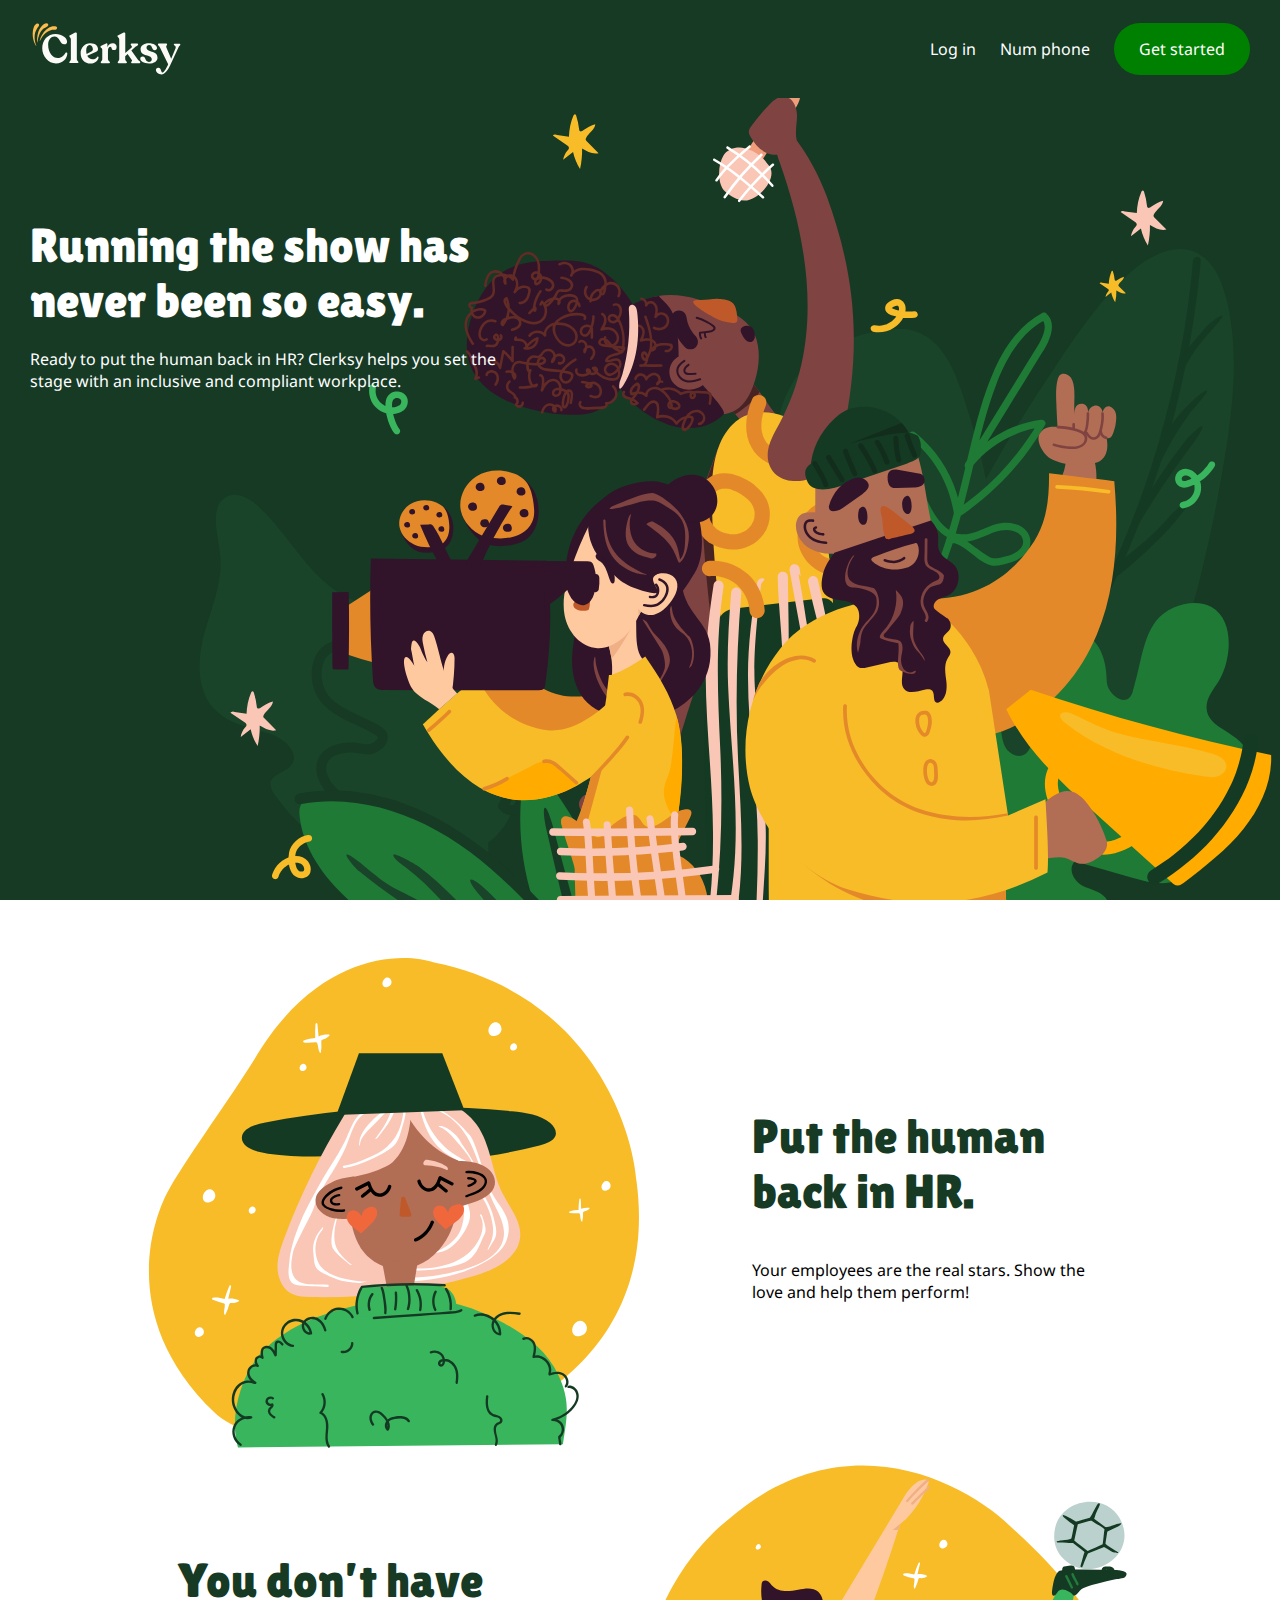
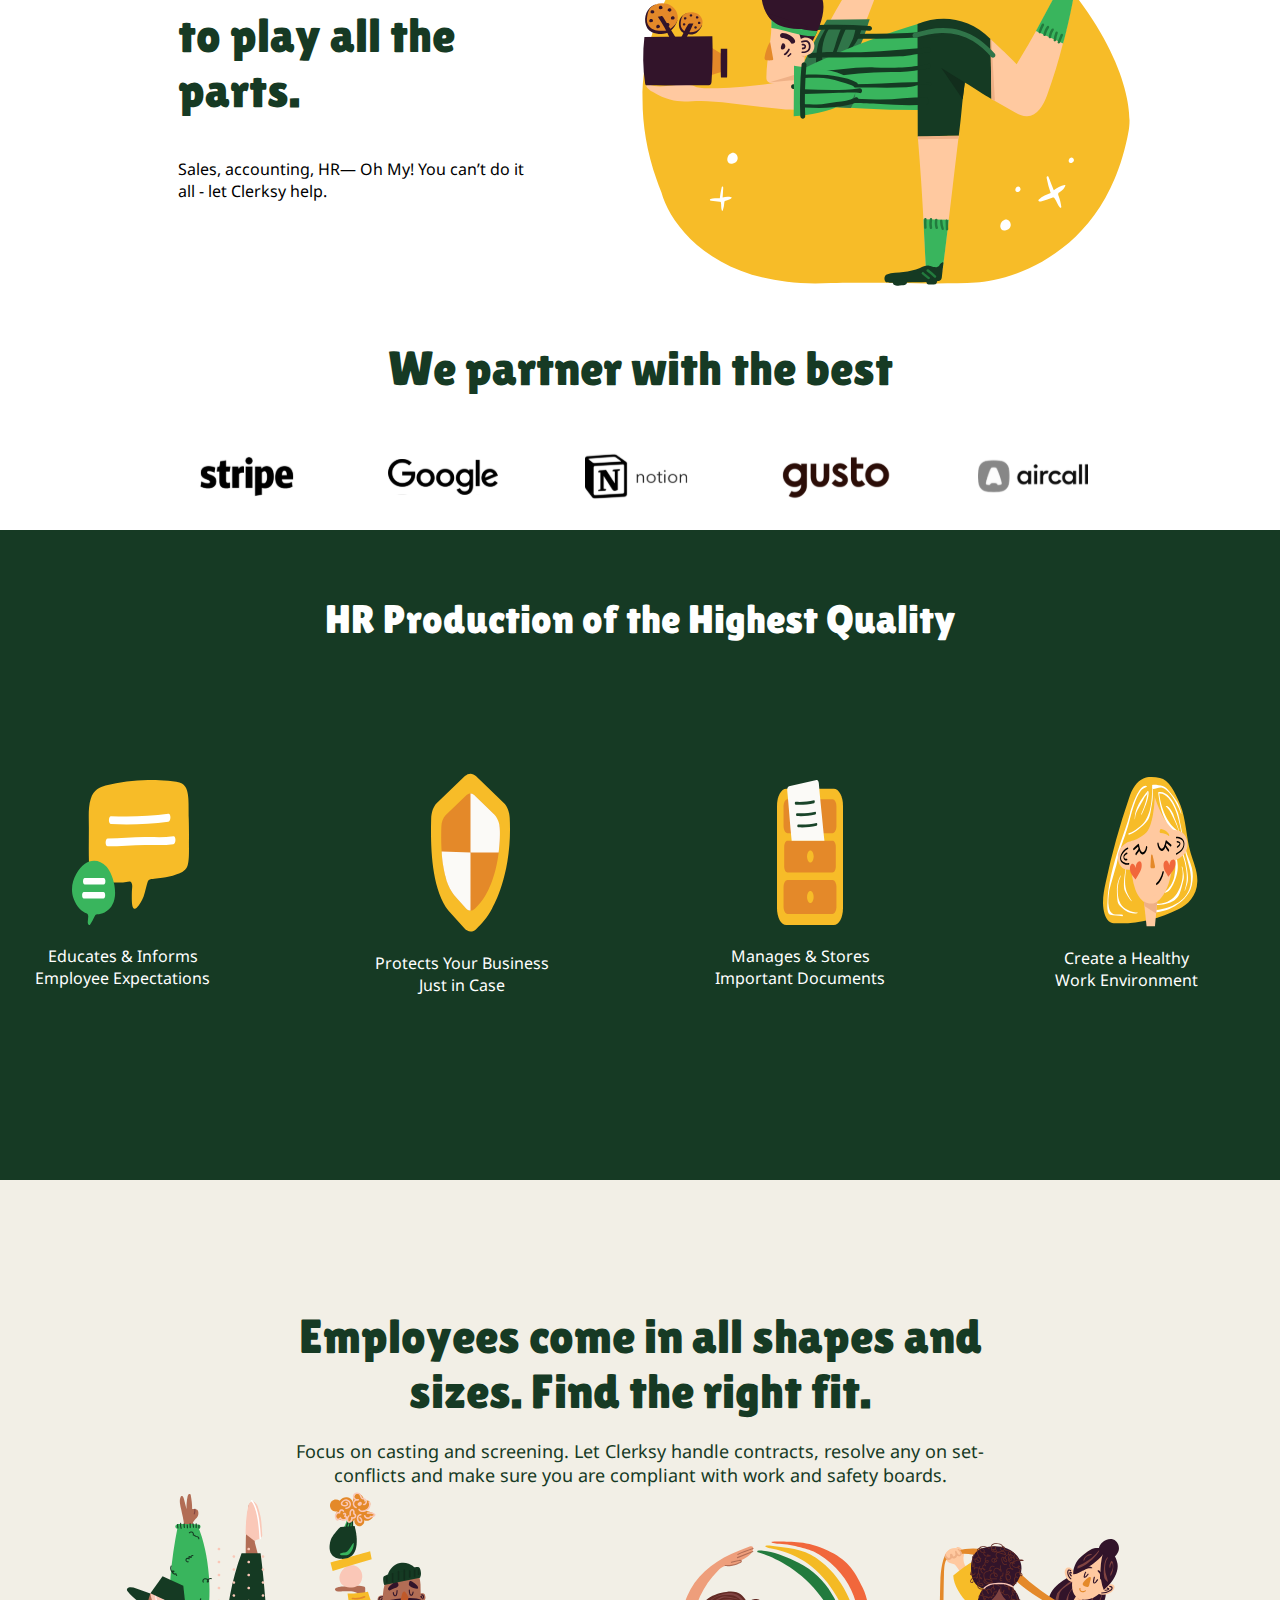
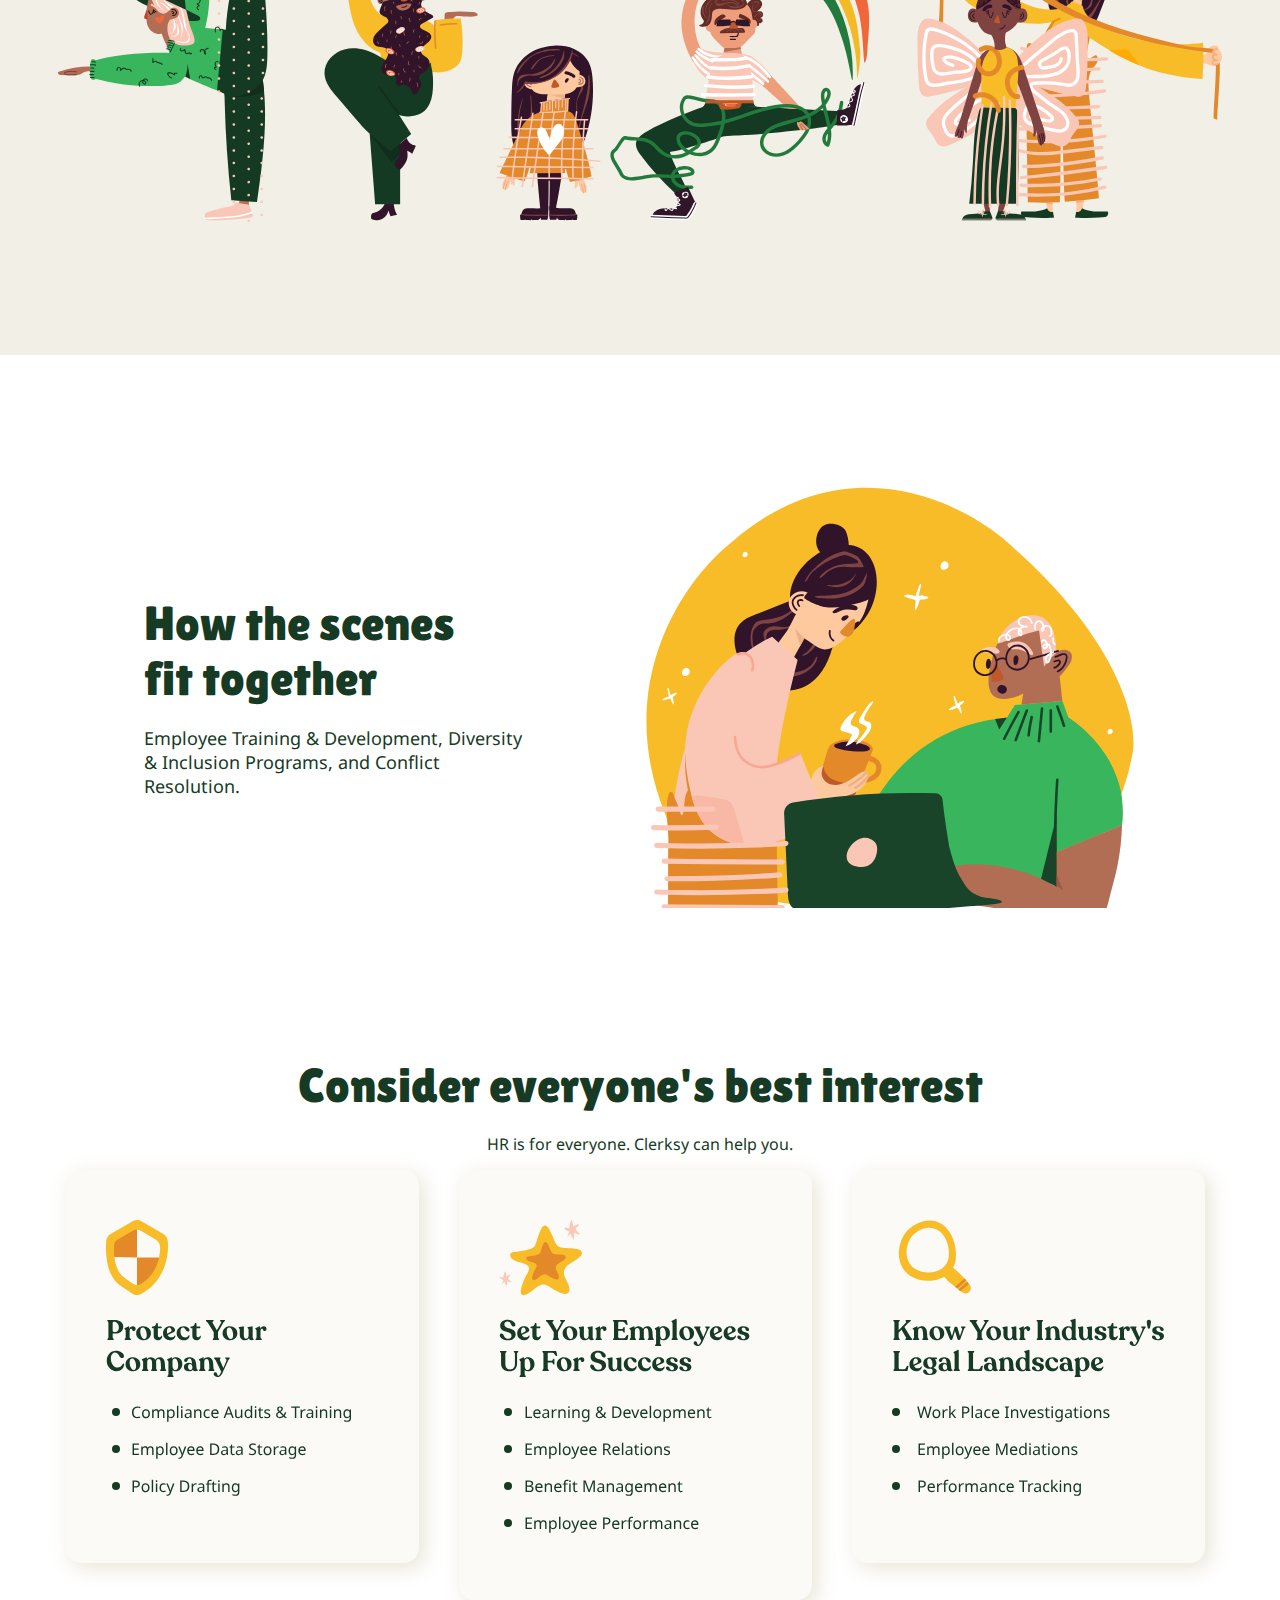
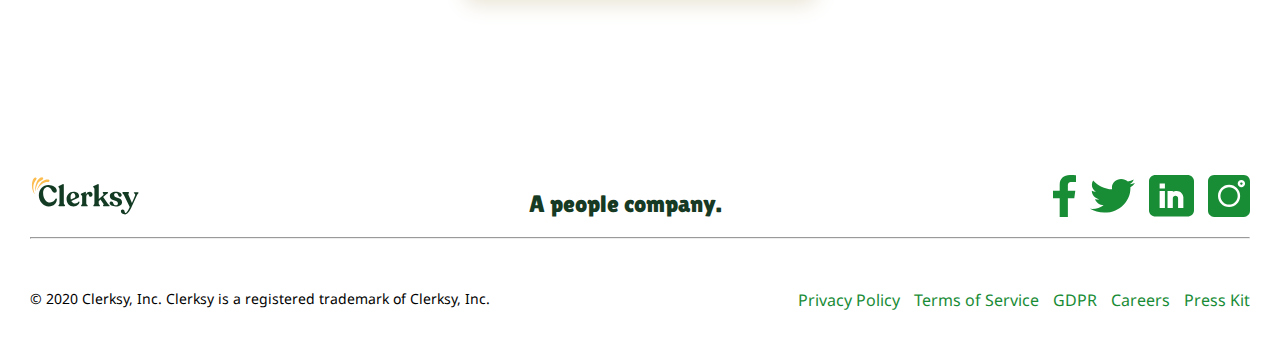
<file: index.html>
<!DOCTYPE html>
<html lang="ru">
<head>
    <meta charset="UTF-8">
    <meta name="viewport" content="width=device-width, initial-scale=1.0">
    <link rel="preconnect" href="https://fonts.googleapis.com">
    <link rel="preconnect" href="https://fonts.gstatic.com" crossorigin>
    <link href="https://fonts.googleapis.com/css2?family=Noto+Sans:ital,wght@0,100..900;1,100..900&display=swap" rel="stylesheet">
    <link rel="preconnect" href="https://fonts.googleapis.com">
    <link rel="preconnect" href="https://fonts.gstatic.com" crossorigin>
    <link href="https://fonts.googleapis.com/css2?family=Lobster&display=swap" rel="stylesheet">
    <link rel="preconnect" href="https://fonts.googleapis.com">
    <link rel="preconnect" href="https://fonts.gstatic.com" crossorigin>
    <link href="https://fonts.googleapis.com/css2?family=Lilita+One&family=Lobster&family=Nerko+One&display=swap" rel="stylesheet">
    <link rel="stylesheet" href="./assets/css/main.css">
    <title>Clerksy</title>
</head>
<body>
    <header class="header">
        <div class="container">
            <div class="header__wrapper">
                <img src="./assets/img/logo_0.svg" alt="" class="logo">
                <div class="header__buttons">
                    <a href="#" class="header__link">Log in</a>
                    <a href="#" class="header__link">Num phone</a>
                    <div class="btn">Get started</div>
                </div>
            </div>
        </div>
    </header>
    <main>
        <section class="first_section">
            <div class="container">
                <div class="first_section__text-block">
                    <div class="section__title">Running the show has never been so easy.</div>
                    <div class="section__sub_block">Ready to put the human back in HR? Clerksy helps you set the stage with an inclusive and compliant workplace.</div>
                </div>
            </div>
        </section>
        <section class="second_section">
            <div class="container">
                <div class="second_section__info">
                    <div class="second_section__info_">
                        <div class="info_pic">
                            <img src="./assets/img/sec_2_pic1.svg" alt="Image">
                        </div>
                        <div class="info_h3">
                            <h3 class="info_h3_text section__title">
                                Put the human back in HR.
                            </h3>
                            <p class="info_h3_subtext">
                                Your employees are the real stars. Show the love and help them perform!
                            </p>
                        </div>
                    </div>
                    <div class="second_section__info_">
                        <div class="info_h3">
                            <h3 class="info_h3_text section__title">
                                You don’t have to play all the parts.
                            </h3>
                            <p class="info_h3_subtext">
                                Sales, accounting, HR— Oh My! You can’t do it all - let Clerksy help.
                            </p>
                        </div>
                        <div class="info_pic">
                            <img src="./assets/img/sec_2_pic2.svg" alt="Image">
                        </div>
                    </div>
                </div>
                <div class="second_section__footer">
                    <div class="section__title info_subtext">
                        We partner with the best
                    </div>
                    <div class="second_section__logos">
                        <img src="./assets/img/logos_0.svg" alt="Image" class="second_section_logo">
                    </div>
                </div>
            </div>
        </section>
        <section class="third_section">
            <div class="container third_section__container">
                <h3 class="section__title third_section__title">
                    HR Production of the Highest Quality
                </h3>
                <div class="third_section__info">
                    <div class="third_section__info_div">
                        <img src="./assets/img/third_section_1.svg" alt="Image">
                        <p class="third_section__subtext">
                            Educates & Informs <br>
                            Employee Expectations
                        </p>
                    </div>
                    <div class="third_section__info_div">
                        <img src="./assets/img/third_section_2.svg" alt="Image">
                        <p class="third_section__subtext">
                            Protects Your Business <br>
                            Just in Case
                        </p>
                    </div>
                    <div class="third_section__info_div">
                        <img src="./assets/img/third_section_3.svg" alt="Image">
                        <p class="third_section__subtext">
                            Manages & Stores <br>
                            Important Documents
                        </p>
                    </div>
                    <div class="third_section__info_div">
                        <img src="./assets/img/third_section_4.svg" alt="Image">
                        <p class="third_section__subtext">
                            Create a Healthy <br>
                            Work Environment    
                        </p>
                    </div>
                </div>
            </div>
        </section>
        <section class="fourth_section fourth_section__container">
            <div class="container fourth_section__cont">
                <div class="fourth_section__info">
                    <h3 class="section__title fourth_section__text">
                        Employees come in all shapes and sizes. Find the right fit.
                    </h3>
                    <p class="info_h3_subtext fourth_section__subtext">
                        Focus on casting and screening. Let Clerksy handle contracts, resolve any on set-conflicts and make sure you are compliant with work and safety boards.
                    </p>
                </div>
                <div class="fourth_section__pic">
                    <img src="./assets/img/fourth_section_0.svg" alt="Image" class="fourth_section__pic">
                </div>
            </div>
        </section>
        <section class="fifth_section">
            <div class="container fifth_section__container">
                <div class="fifth_section__start">
                    <div class="info_fifth">
                        <h3 class="section__title text_fifth">
                            How the scenes fit together
                        </h3>
                        <p class="subtext_fifth text_fifth">
                            Employee Training & Development, Diversity & Inclusion Programs, and Conflict Resolution.
                        </p>
                    </div>
                    <img src="./assets/img/father_0.svg" alt="Image">
                </div>
                <div class="fifth_section__info">
                    <div class="info_fifth_text text_fifth">
                        <h3 class="section__title">
                            Consider everyone's best interest
                        </h3>
                        <p>
                            HR is for everyone. Clerksy can help you.
                        </p>
                    </div>
                    <div class="info_pics">
                        <img src="./assets/img/5_sec_1.svg" alt="Image">
                        <img src="./assets/img/5_sec_2.svg" alt="Image">
                        <img src="./assets/img/5_sec_3.svg" alt="Image">
                    </div>
                </div>
            </div>
        </section>
    </main>
    <footer class="footer"">
        <div class="container">
            <div class="footer__start">
                <img src="./assets/img/logo_1.svg" alt="logo">
                <p class="footer__title_text">
                    A people company.
                </p>
                <div class="footer__start_logos">
                    <img src="./assets/img/footer_1.svg" alt="logo" class="footer__logo">
                    <img src="./assets/img/footer_2.svg" alt="logo" class="footer__logo">
                    <img src="./assets/img/footer_3.svg" alt="logo" class="footer__logo">
                    <img src="./assets/img/footer_4.svg" alt="logo" class="footer__logo">
                </div>
            </div>
            <hr>
            <div class="footer__foot">
                <div class="footer__info_inc">
                    <p class="footer__info_inc_text">
                        © 2020 Clerksy, Inc. Clerksy is a registered trademark of Clerksy, Inc.
                    </p>
                </div>
                <div class="footer__info_about">
                    <p class="footer__info_about_text">Privacy Policy</p>
                    <p class="footer__info_about_text">Terms of Service</p>
                    <p class="footer__info_about_text">GDPR</p>
                    <p class="footer__info_about_text">Careers</p>
                    <p class="footer__info_about_text">Press Kit</p>
                </div>
            </div>
        </div>
    </footer>
</body>
</html>
</file>
<file: assets/css/main.css>
*{
    margin: 0px;
    padding: 0px;
}

.header{
    background: #163A24;
    height: 98px;
}

a{
    text-decoration: none;
}

body{
    font-family:"Noto Sans", sans-serif;
}

.container{
    max-width: 1220px;
    padding-left: 20px;
    padding-right: 20px;
    margin: 0 auto;
}

.header__wrapper{
    display: flex;
    justify-content: space-between;
    align-items: center;
    padding: 20px 0px;
}

.header__link{
    color:white;
}

.header__buttons{
    display: flex;
    align-items: center;
    gap: 24px;
}

.btn{
    background-color: green;
    padding: 15px 25px;
    border-radius: 160px;
    color: white;
}

.first_section{
    background-color: #163A24;
    height: calc(100vh - 98px);
    background-image: url("../img/men.svg");
    background-repeat: no-repeat;
    background-size: contain;
    background-position-x: right;
}

.first_section__text-block{
    color: white;
    max-width: 475px;
    padding-top: 120px;
}

.section__title{
    font-size: 48px;
    font-weight: normal;
    margin-bottom: 20px;
    font-family: "Lilita One", sans-serif;
}

.section__sun-title{
    font-size: 18px;
}

.second_section{
    display: flex;
    align-items: center;
    margin-top: 30px;
    height: 1200px;
}

.second_section__info_{
    display: flex;
    align-items: center;
    flex-direction: row;
    justify-content: space-between;
    gap: 50px;
}

.info_h3{
    display: flex;
    flex-direction: column;
    align-items: center;
    gap: 20px;
    padding: 20px 30px;
}

.info_h3_text{
    color: #163A24;
    display: flex;
    width: 350px;
}

.info_h3_subtext{
    display: flex;
    width: 350px;
}

.second_section__footer{
    display: flex;
    flex-direction: column;
    align-items: center;
    gap: 30px;
    margin-top: 50px;
}

.info_subtext{
    color: #163A24;
}

.third_section{
    background-color: #163A24;
    height: 650px;
}

.third_section__title{
    color: white;
    font-size: 40px;
    margin-bottom: 130px;
}

.third_section__info{
    display: flex;
    flex-direction: row;
    align-items: center;
    gap: 150px;
}

.third_section__container{
    display: flex;
    flex-direction: column;
    align-items: center;
    padding: 66px 130px; 
}

.third_section__info_div{
    display: flex;
    flex-direction: column;
    align-items: center;
    gap: 20px;
}

.third_section__subtext{
    display: flex;
    text-align: center;
    width: 190px;
    color: white;
}

.fourth_section__container{
    height: 775px;
    background-color: #F2EFE6;
}

.fourth_section__cont{
    display: flex;
    flex-direction: column;
    height: 775px;
    justify-content: center;
    gap: 50px;
    align-items: center;
}

.fourth_section__info{
    width: 703px;
    display: flex;
    flex-direction: column;
    align-items: center;
}

.fourth_section__text{
    text-align: center;
    color: #163A24;
}

.fourth_section__subtext{
    width: auto ;
    text-align: center;
    font-size: 18px;
    margin-bottom: -50px;
    color: #163A24;
    font-weight: 500px;
}

.subtext_fifth{
    width: 380px;
    text-align: left;
    font-size: 18px;
}

.fifth_section{
    height: 1400px;
}

.text_fifth{
    color: #163A24;
}

.fifth_section__start{
    display: flex;
    flex-direction: row;
    align-items: center;
    gap: 150px;
    justify-content: center;
}

.info_fifth{
    width: 350px;
}

.fifth_section__container{
    height: 1400px;
    display: flex;
    align-items: center;
    flex-direction: column;
    justify-content: center;
    gap: 150px;
}

.info_fifth_text{
    display: flex;
    flex-direction: column;
    align-items: center;
}

.info_pics{
    display: flex;
    align-items: start;
}

.footer{
    height: 194px;
}

.footer__start{
    display: flex;
    justify-content: space-between;
    flex-direction: row;
    padding-top: 20px;
    margin-bottom: 20px;
}

.footer__title_text{
    font-family: "Lilita One", sans-serif;
    font-size: 24px;
    display: flex;
    align-items: end;
    color: #163A24;
}

.footer__start_logos{
    display: flex;
    justify-content: end;
    gap: 14px;
}

.footer__foot{
    margin-top: 50px;
    display: flex;
    flex-direction: row;
    justify-content: space-between;
}

.footer__info_inc_text{
    font-size: 14px;
}

.footer__info_about{
    display: flex;
    flex-direction: row;
    gap: 14px;
}

.footer__info_about_text{
    color: #198C36;
}
</file>
